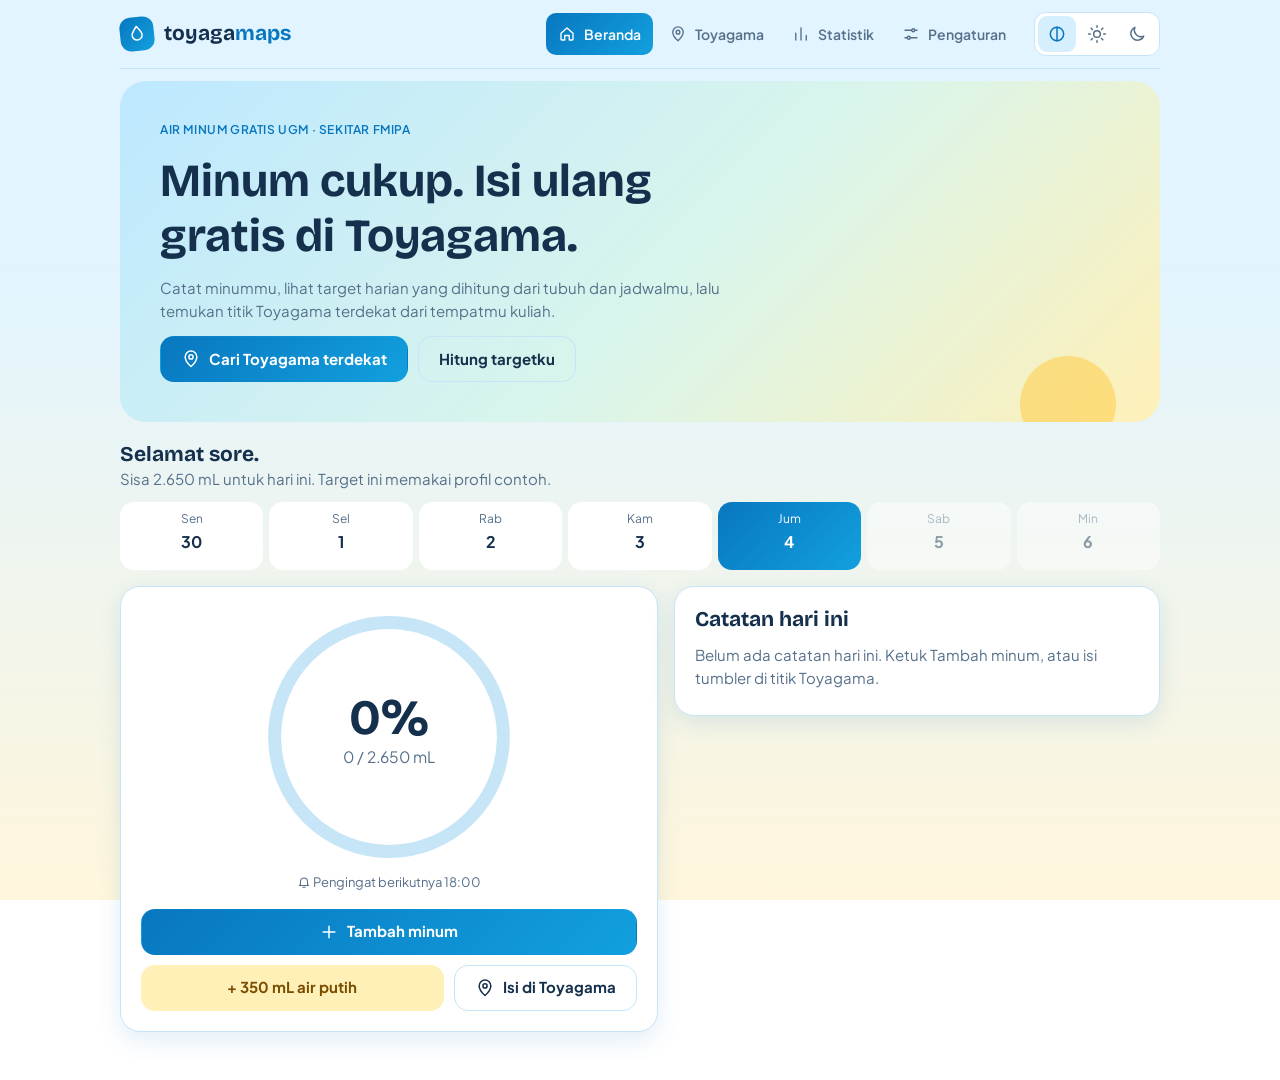
<file: index.html>
<!doctype html>
<html lang="id">
<head>
  <meta charset="utf-8">
  <meta name="viewport" content="width=device-width,initial-scale=1,viewport-fit=cover">
  <title>Toyagamaps</title>

  <!-- Font dari Google Fonts -->
  <link rel="preconnect" href="https://fonts.googleapis.com">
  <link rel="preconnect" href="https://fonts.gstatic.com" crossorigin>
  <link href="https://fonts.googleapis.com/css2?family=Bricolage+Grotesque:opsz,wght@12..96,600;12..96,700&family=Plus+Jakarta+Sans:wght@400;500;600;700&display=swap" rel="stylesheet">

  <link rel="stylesheet" href="style.css">
</head>
<body>

  <!-- Aplikasi utama: header + 4 halaman. Isinya diisi oleh script.js -->
  <div id="app" class="shell" hidden>
    <header class="top">
      <div class="brand">
        <div class="mark" id="mark"></div>
        <span>toyaga<em>maps</em></span>
      </div>
      <nav class="tabs" id="tabs" aria-label="Navigasi utama"></nav>
      <div class="theme" id="theme" role="group" aria-label="Tampilan"></div>
    </header>

    <main>
      <section class="view" id="v-home"></section>
      <section class="view" id="v-map" hidden></section>
      <section class="view" id="v-stats" hidden></section>
      <section class="view" id="v-set" hidden></section>
    </main>
  </div>

  <!-- Jendela "Tambah minum" dan pesan singkat -->
  <div id="sheet" class="sheet-wrap" hidden></div>
  <div id="toast" class="toast" role="status" aria-live="polite" hidden></div>

  <script src="script.js"></script>
</body>
</html>
</file>
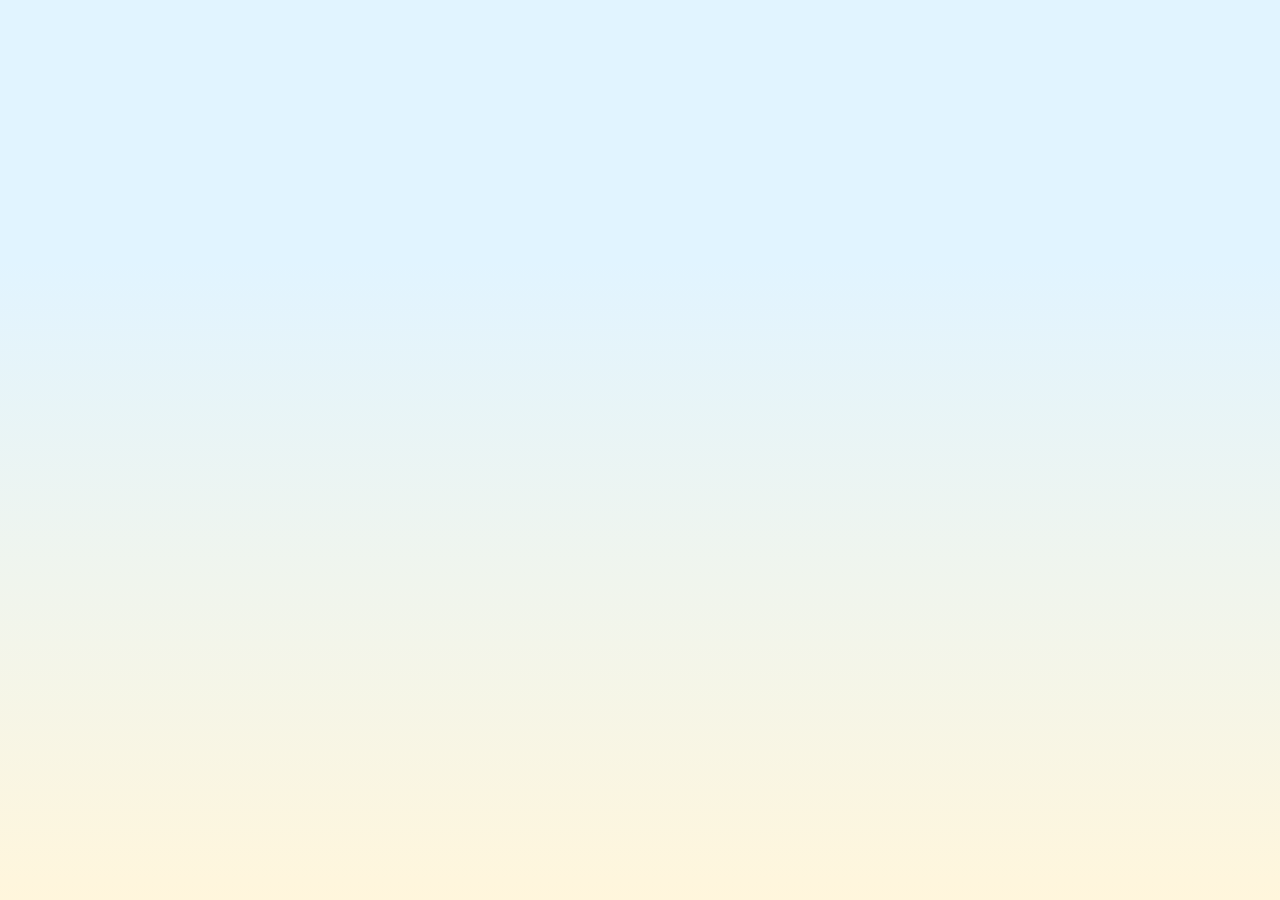
<file: html toyagamaps.html>
<!doctype html>
<html lang="id">
<head>
	<meta charset = "utf-8">
	<meta name = "viewport" content = "width = device - width, initial-scale = 1, viewport-fit = cover">
	<title> TOYAGAMAPS </title>
	
	<link rel = "preconnect" href = "https://fonts.googleapis.com">
	<link rel = "preconnect" href = "https://fonts.gstatic.com" crossorigin>
	<link href = "https://fonts.googleapis.com/css2?family=Bricolage+Grotesque:opsz,wght@12..96,600;12..96,700&family=Plus+Jakarta+Sans:wght@400;500;600;700&display=swap" rel = "stylesheet">
	<link rel = "stylesheet" href = "style.css">
</head>
<body>
	<div id = "app" class = "shell" hidden>
		<header class = "top">
			<div class = "brand">
				<div class = "mark" id = "mark"> </div>
				<span> toyaga <em> maps </em></span>
			</div>
			<nav class = "tabs" id = "tabs" aria-label = "Navigasi utama"></nav>
			<div class = "theme" id = "theme" role = "group" aria-label = "Tampilan"></div>
		</header>
		
		<main>
			<section class = "view" id = "v-home"></section>
			<section class = "view" id = "v-map" hidden></section>
			<section class = "view" id = "v-stats" hidden></section>
			<section class = "view" id = "v-set" hidden></section>
		</main>
	</div>
	
	<div id = "sheet" class = "sheet-wrap" hidden></div>
	<div id = "toast" class = "toast" role = "status" aria-live="polite" hidden></div>
	
	<script scr = "script.js"></script>
</body>
</html>
</file>
<file: style.css>
/* ===== warna dan tema ===== */

:root {
  --bg: #e1f4ff;
  --card-bg: #fff;
  --panel-bg: #f1faff;
  --text-color: #14304d;
  --muted-text: #56708a;
  --border-color: #c6e5f7;

  --primary-color: #0877bf;
  --primary-text: #fff;
  --primary-light: #d5efff;

  --water-light: #7fd4f8;
  --water-color: #1aa3e8;
  --good: #14a06f;
  --bad: #e4572e;

  --yellow: #ffc93c;
  --yellow-light: #fff0b8;
  --yellow-text: #7a4e00;
  --green-light: #d3f6e8;
  --orange-light: #ffe1d6;

  --hero-bg: linear-gradient(135deg, #bde8ff, #d9f5ec 55%, #fff0b8);
  --button-bg: linear-gradient(135deg, #0877bf, #12a0de);
  --page-bg: linear-gradient(#e1f4ff 260px, #fff6dc);
  --shadow: 0 8px 24px rgba(8, 119, 191, 0.12);

  --font-display: 'Bricolage Grotesque', 'Plus Jakarta Sans', sans-serif;
  --font-body: 'Plus Jakarta Sans', system-ui, sans-serif;
}

:root[data-theme="dark"] {
  --bg: #0c1822;
  --card-bg: #132531;
  --panel-bg: #18303e;
  --text-color: #e5f0f6;
  --muted-text: #9bb3c3;
  --border-color: #25394a;

  --primary-color: #72b4d8;
  --primary-text: #0a1a25;
  --primary-light: #1e3a4b;

  --water-light: #5e9fc2;
  --water-color: #3a82a9;
  --good: #5cc4a0;
  --bad: #e19a73;

  --yellow: #f2c14e;
  --yellow-light: #3d3419;
  --yellow-text: #f5d685;
  --green-light: #173a33;
  --orange-light: #3c2a24;

  --hero-bg: linear-gradient(135deg, #1a3e54, #173a45 55%, #2f3a22);
  --button-bg: linear-gradient(135deg, #72b4d8, #5cc4d8);
  --page-bg: #0c1822;
  --shadow: 0 8px 24px rgba(0, 0, 0, 0.3);

  color-scheme: dark;
}

/* ===== dasar ===== */

* {
  box-sizing: border-box;
}

body {
  margin: 0;
  padding: env(safe-area-inset-top) 16px 48px;
  background: var(--page-bg) fixed;
  color: var(--text-color);
  font: 15px/1.5 var(--font-body);
}

[hidden] {
  display: none !important;
}

button, input, select {
  font: inherit;
  color: inherit;
}

button {
  cursor: pointer;
}

h1, h2 {
  margin: 0;
  font-family: var(--font-display);
  font-weight: 700;
  line-height: 1.2;
}

h1 {
  font-size: clamp(26px, 5vw, 34px);
}

h2 {
  font-size: 21px;
}

p {
  margin: 0;
}

.muted {
  color: var(--muted-text);
}

.num {
  font-variant-numeric: tabular-nums;
}

.label {
  font-size: 12px;
  font-weight: 600;
  letter-spacing: 0.05em;
  text-transform: uppercase;
  color: var(--muted-text);
}

.ic {
  width: 20px;
  height: 20px;
  flex: none;
}

.shell {
  max-width: 1040px;
  margin: 0 auto;
}

@media (prefers-reduced-motion: reduce) {
  * {
    animation: none !important;
    transition: none !important;
  }
}

/* ===== header dan tab ===== */

.top {
  position: sticky;
  top: 0;
  z-index: 20;
  display: flex;
  flex-wrap: wrap;
  align-items: center;
  justify-content: space-between;
  gap: 8px 16px;
  padding: 12px 0;
  background: var(--bg);
  border-bottom: 1px solid var(--border-color);
}

.brand {
  display: flex;
  align-items: center;
  gap: 10px;
  font-family: var(--font-display);
  font-size: 21px;
  font-weight: 700;
}

.brand em {
  font-style: normal;
  color: var(--primary-color);
}

.mark {
  width: 34px;
  height: 34px;
  display: grid;
  place-items: center;
  border-radius: 11px;
  background: var(--button-bg);
  color: var(--primary-text);
  transform: rotate(-6deg);
}

.tabs {
  order: 3;
  width: 100%;
  display: flex;
  gap: 4px;
  overflow-x: auto;
}

.tab {
  flex: 1;
  display: flex;
  align-items: center;
  justify-content: center;
  gap: 8px;
  min-height: 42px;
  padding: 0 12px;
  border: 0;
  border-radius: 10px;
  background: none;
  color: var(--muted-text);
  font-size: 14px;
  font-weight: 600;
  white-space: nowrap;
}

.tab .ic {
  width: 18px;
  height: 18px;
}

.tab:hover {
  background: var(--primary-light);
}

.tab[aria-current="page"] {
  background: var(--button-bg);
  color: var(--primary-text);
}

.theme {
  display: flex;
  gap: 2px;
  padding: 3px;
  background: var(--card-bg);
  border: 1px solid var(--border-color);
  border-radius: 12px;
}

.theme button {
  width: 38px;
  height: 36px;
  display: grid;
  place-items: center;
  border: 0;
  border-radius: 9px;
  background: none;
  color: var(--muted-text);
}

.theme button[aria-pressed="true"] {
  background: var(--primary-light);
  color: var(--primary-color);
}

@media (max-width: 520px) {
  .tab .ic {
    display: none;
  }

  .tab {
    padding: 0 4px;
    font-size: 13px;
  }
}

@media (min-width: 820px) {
  .top {
    flex-wrap: nowrap;
  }

  .tabs {
    order: 0;
    width: auto;
    margin-left: auto;
    overflow: visible;
  }

  .tab {
    flex: none;
  }
}

/* ===== komponen umum ===== */

.view {
  padding-top: 12px;
}

.view-head {
  display: grid;
  gap: 4px;
  margin: 8px 0 18px;
}

.stack {
  display: grid;
  gap: 16px;
  min-width: 0;
}

.row {
  display: flex;
  flex-wrap: wrap;
  align-items: center;
  gap: 10px;
}

.card {
  min-width: 0;
  padding: 20px;
  background: var(--card-bg);
  border: 1px solid var(--border-color);
  border-radius: 20px;
  box-shadow: var(--shadow);
}

.hero {
  position: relative;
  overflow: hidden;
  display: grid;
  gap: 14px;
  margin-bottom: 20px;
  padding: clamp(22px, 4vw, 40px);
  background: var(--hero-bg);
  border-radius: 26px;
}

.hero > * {
  position: relative;
  z-index: 1;
}

.hero h1 {
  max-width: 18ch;
  font-size: clamp(30px, 5.5vw, 46px);
}

.hero p {
  max-width: 56ch;
  color: var(--muted-text);
}

.hero::after {
  content: "";
  position: absolute;
  right: 44px;
  bottom: -30px;
  width: 96px;
  height: 96px;
  border-radius: 50%;
  background: var(--yellow);
  opacity: 0.5;
}

.btn {
  display: inline-flex;
  align-items: center;
  justify-content: center;
  gap: 8px;
  min-height: 46px;
  padding: 0 20px;
  border: 1px solid transparent;
  border-radius: 14px;
  background: var(--button-bg);
  color: var(--primary-text);
  font-weight: 700;
  text-decoration: none;
}

.btn:hover {
  filter: brightness(1.07);
}

.btn:disabled {
  opacity: 0.45;
  cursor: not-allowed;
}

.btn.block {
  width: 100%;
}

.btn.ghost {
  background: none;
  border-color: var(--border-color);
  color: var(--text-color);
}

.btn.soft {
  background: var(--yellow-light);
  color: var(--yellow-text);
}

.chip {
  min-height: 44px;
  padding: 10px 14px;
  background: var(--card-bg);
  border: 1px solid var(--border-color);
  border-radius: 12px;
  font-weight: 600;
  text-align: left;
}

.chip[aria-pressed="true"] {
  background: var(--yellow-light);
  border-color: var(--yellow);
}

.seg {
  display: grid;
  grid-auto-flow: column;
  grid-auto-columns: 1fr;
  gap: 3px;
  padding: 3px;
  background: var(--panel-bg);
  border: 1px solid var(--border-color);
  border-radius: 13px;
}

.seg button {
  min-height: 40px;
  border: 0;
  border-radius: 10px;
  background: none;
  color: var(--muted-text);
  font-weight: 600;
}

.seg button[aria-pressed="true"] {
  background: var(--card-bg);
  color: var(--text-color);
  box-shadow: 0 1px 3px rgba(0, 0, 0, 0.15);
}

.field {
  display: grid;
  gap: 6px;
}

.form {
  display: grid;
  gap: 14px;
  grid-template-columns: repeat(auto-fit, minmax(200px, 1fr));
}

input[type=number],
input[type=time],
select {
  width: 100%;
  min-height: 46px;
  padding: 0 12px;
  background: var(--card-bg);
  border: 1px solid var(--border-color);
  border-radius: 12px;
}

.pill {
  display: inline-flex;
  align-items: center;
  gap: 6px;
  padding: 4px 10px;
  border-radius: 999px;
  background: var(--yellow-light);
  color: var(--yellow-text);
  font-size: 13px;
  font-weight: 700;
}

.note {
  padding: 10px 12px;
  background: var(--green-light);
  border-radius: 12px;
  font-size: 13px;
}

.toast {
  position: fixed;
  left: 50%;
  bottom: 24px;
  transform: translateX(-50%);
  z-index: 60;
  max-width: calc(100vw - 32px);
  padding: 11px 18px;
  background: var(--text-color);
  color: var(--bg);
  border-radius: 12px;
  font-size: 14px;
  font-weight: 600;
  box-shadow: var(--shadow);
}

/* ===== beranda ===== */

.home {
  display: grid;
  gap: 16px;
}

@media (min-width: 820px) {
  .home {
    grid-template-columns: 1.05fr 0.95fr;
    align-items: start;
  }
}

.week {
  display: grid;
  grid-template-columns: repeat(7, 1fr);
  gap: 6px;
}

.day {
  min-height: 62px;
  display: grid;
  justify-items: center;
  gap: 2px;
  padding: 8px 0;
  background: var(--card-bg);
  border: 0;
  border-radius: 14px;
  color: var(--muted-text);
  font-size: 12px;
}

.day b {
  font-size: 16px;
  color: var(--text-color);
}

.day[aria-pressed="true"] {
  background: var(--button-bg);
  color: var(--primary-text);
}

.day[aria-pressed="true"] b {
  color: var(--primary-text);
}

.day:disabled {
  opacity: 0.45;
  cursor: default;
}

.ck {
  width: 6px;
  height: 6px;
  border-radius: 50%;
}

.ck.on {
  background: var(--good);
}

.day[aria-pressed="true"] .ck.on {
  background: var(--yellow);
}

.ringbox {
  display: grid;
  justify-items: center;
  gap: 6px;
  text-align: center;
}

.ring {
  width: min(100%, 260px);
  height: auto;
}

.ring .track {
  fill: none;
  stroke: var(--border-color);
  stroke-width: 10;
}

.ring .prog {
  fill: none;
  stroke: var(--primary-color);
  stroke-width: 10;
  stroke-linecap: round;
  transition: stroke-dashoffset 0.6s;
}

.ring text {
  fill: var(--text-color);
}

.ring .wave {
  fill: var(--water-color);
  opacity: 0.45;
  animation: drift 5s linear infinite;
}

.ring .wave.b {
  opacity: 0.25;
  animation-duration: 8s;
  animation-direction: reverse;
}

@keyframes drift {
  to {
    transform: translateX(-40px);
  }
}

.reminder .ic {
  width: 14px;
  height: 14px;
  vertical-align: -2px;
}

.logrow {
  display: grid;
  grid-template-columns: 52px 1fr auto 36px;
  align-items: center;
  gap: 10px;
  padding: 12px 0;
  border-top: 1px solid var(--border-color);
}

.logrow:first-child {
  border-top: 0;
}

.logrow .x {
  width: 36px;
  height: 36px;
  display: grid;
  place-items: center;
  border: 0;
  border-radius: 10px;
  background: none;
  color: var(--muted-text);
}

.logrow .x:hover {
  background: var(--panel-bg);
}

/* ===== popup tambah minum ===== */

.sheet-wrap {
  position: fixed;
  inset: 0;
  z-index: 40;
  display: flex;
  align-items: flex-end;
  justify-content: center;
}

.scrim {
  position: absolute;
  inset: 0;
  background: rgba(8, 20, 30, 0.5);
}

.sheet {
  position: relative;
  display: grid;
  gap: 16px;
  width: 100%;
  max-width: 520px;
  max-height: 92vh;
  overflow: auto;
  padding: 20px;
  background: var(--card-bg);
  border-top: 6px solid var(--yellow);
  border-radius: 22px 22px 0 0;
}

@media (min-width: 640px) {
  .sheet-wrap {
    align-items: center;
  }

  .sheet {
    border-radius: 22px;
  }
}

.cupbox {
  display: grid;
  justify-items: center;
  padding: 10px;
  background: var(--primary-light);
  border-radius: 16px;
}

.cup {
  width: min(100%, 240px);
  height: auto;
}

.cup-line {
  fill: none;
  stroke: var(--muted-text);
  stroke-width: 2.5;
}

.cup text {
  fill: var(--muted-text);
  font-size: 10px;
}

.cup .tag {
  fill: var(--primary-color);
}

.cup .tagt {
  fill: var(--primary-text);
  font-size: 11.5px;
  font-weight: 700;
}

input.ml-input {
  min-height: 68px;
  border: 2px solid var(--primary-color);
  border-radius: 18px;
  font-family: var(--font-display);
  font-size: 30px;
  font-weight: 700;
  text-align: center;
}


/* ===== peta ===== */

.map-layout {
  display: grid;
  gap: 16px;
}

@media (min-width: 820px) {
  .map-layout {
    grid-template-columns: 1.2fr 1fr;
    align-items: start;
  }
}

.map-card {
  padding: 0;
  overflow: hidden;
}

.map {
  display: block;
  width: 100%;
  height: auto;
}

.m-bg {
  fill: var(--panel-bg);
}

.m-grid {
  stroke: var(--border-color);
}

.m-pin {
  cursor: pointer;
}

.m-pin .p {
  fill: var(--card-bg);
  stroke: var(--primary-color);
  stroke-width: 2.5;
}

.m-pin.sel .p {
  fill: var(--primary-color);
}

.m-pin:focus-visible .p {
  stroke-width: 4;
}

.m-pin .n {
  fill: var(--primary-color);
  font-size: 11px;
  font-weight: 700;
  text-anchor: middle;
}

.m-pin.sel .n {
  fill: var(--primary-text);
}

.m-pin .l {
  fill: var(--text-color);
  font-size: 10.5px;
  font-weight: 600;
  text-anchor: middle;
  paint-order: stroke;
  stroke: var(--panel-bg);
  stroke-width: 4px;
  stroke-linejoin: round;
}

.m-me .halo {
  fill: var(--primary-color);
  opacity: 0.2;
  transform-box: fill-box;
  transform-origin: center;
  animation: pulse 2s ease-out infinite;
}

.m-me .core {
  fill: var(--primary-color);
  stroke: var(--card-bg);
  stroke-width: 3;
}

@keyframes pulse {
  from {
    transform: scale(0.6);
    opacity: 0.35;
  }

  to {
    transform: scale(2);
    opacity: 0;
  }
}

.m-route {
  fill: none;
  stroke: var(--primary-color);
  stroke-width: 2.5;
  stroke-dasharray: 6 5;
}

.m-txt {
  fill: var(--muted-text);
  font-size: 10.5px;
}

.map-hint {
  display: flex;
  flex-wrap: wrap;
  justify-content: space-between;
  gap: 12px;
  padding: 12px 16px;
  border-top: 1px solid var(--border-color);
  color: var(--muted-text);
  font-size: 13px;
}

.embed {
  display: block;
  width: 100%;
  height: 260px;
  border: 0;
}

.pt {
  display: grid;
  grid-template-columns: 34px 1fr auto;
  align-items: center;
  gap: 12px;
  width: 100%;
  min-height: 64px;
  padding: 12px;
  background: var(--card-bg);
  border: 1px solid var(--border-color);
  border-radius: 14px;
  text-align: left;
}

.pt[aria-pressed="true"] {
  border-color: var(--primary-color);
  box-shadow: 0 0 0 1px var(--primary-color);
}

.rk {
  width: 34px;
  height: 34px;
  display: grid;
  place-items: center;
  background: var(--panel-bg);
  border-radius: 11px;
  color: var(--muted-text);
  font-weight: 700;
}

.pt.top .rk {
  background: var(--yellow-light);
  color: var(--yellow-text);
}

.pt .d {
  text-align: right;
  font-weight: 700;
}

.pt .d small {
  display: block;
  color: var(--muted-text);
  font-weight: 500;
}

/* ===== statistik ===== */

.tiles {
  display: grid;
  grid-template-columns: repeat(auto-fit, minmax(150px, 1fr));
  gap: 12px;
}

.tile {
  padding: 14px;
  border-radius: 14px;
}

.tile b {
  display: block;
  font-family: var(--font-display);
  font-size: 26px;
}

.tile:nth-child(1) {
  background: var(--primary-light);
}

.tile:nth-child(2) {
  background: var(--yellow-light);
}

.tile:nth-child(3) {
  background: var(--green-light);
}

.tile:nth-child(4) {
  background: var(--orange-light);
}

.chartwrap {
  overflow-x: auto;
}

.chart {
  display: block;
  width: 100%;
  min-width: 420px;
  height: auto;
}

.chart .ax {
  fill: var(--muted-text);
  font-size: 11px;
}

.chart .gl {
  stroke: var(--border-color);
}

.chart .goal {
  stroke: var(--muted-text);
  stroke-width: 1.5;
  stroke-dasharray: 5 4;
}

.b-hit {
  fill: var(--primary-color);
}

.b-low {
  fill: var(--yellow);
}

.legend .b-hit {
  background: var(--primary-color);
}

.legend .b-low {
  background: var(--yellow);
}

.legend {
  display: flex;
  flex-wrap: wrap;
  gap: 16px;
  color: var(--muted-text);
  font-size: 13px;
}

.legend i {
  display: inline-block;
  width: 10px;
  height: 10px;
  margin-right: 6px;
  border-radius: 3px;
}

/* ===== pengaturan ===== */

.setgrid {
  display: grid;
  gap: 16px;
}

@media (min-width: 820px) {
  .setgrid {
    grid-template-columns: 1fr 1fr;
    align-items: start;
  }
}
</file>
